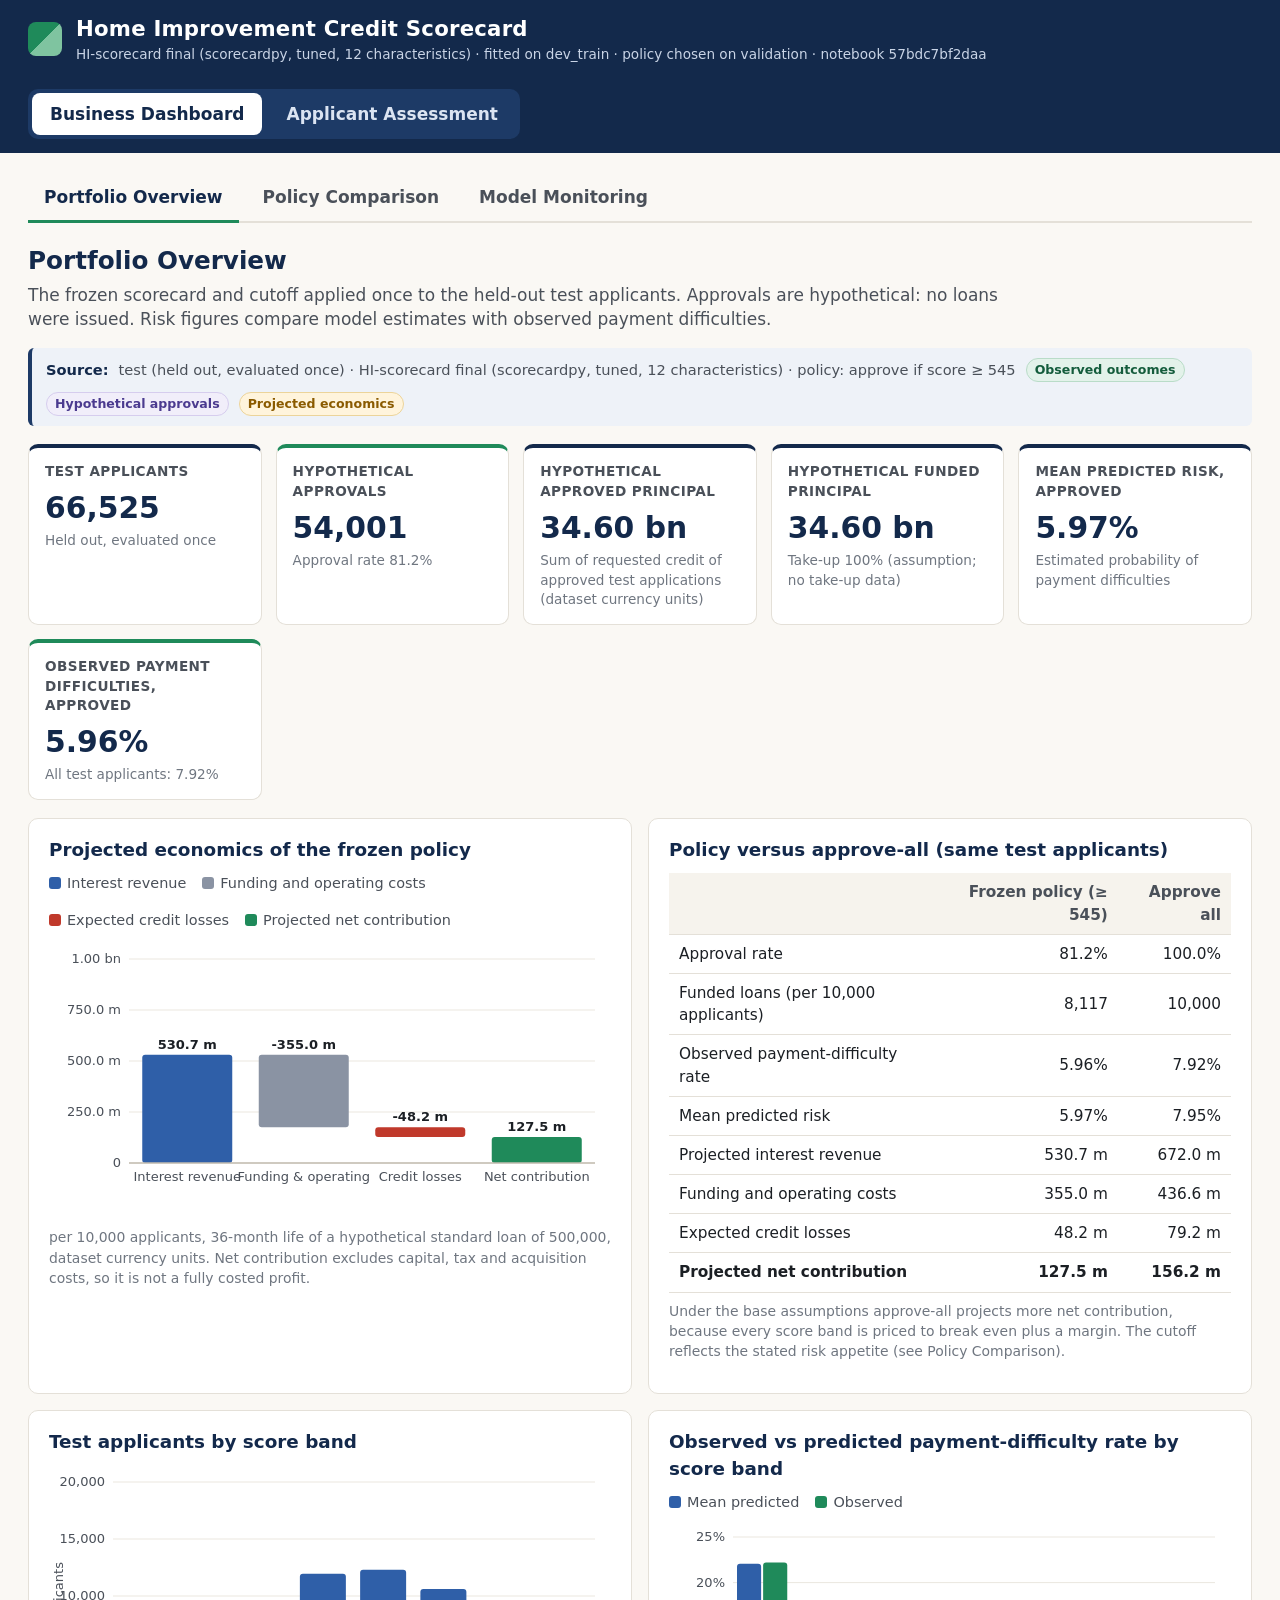
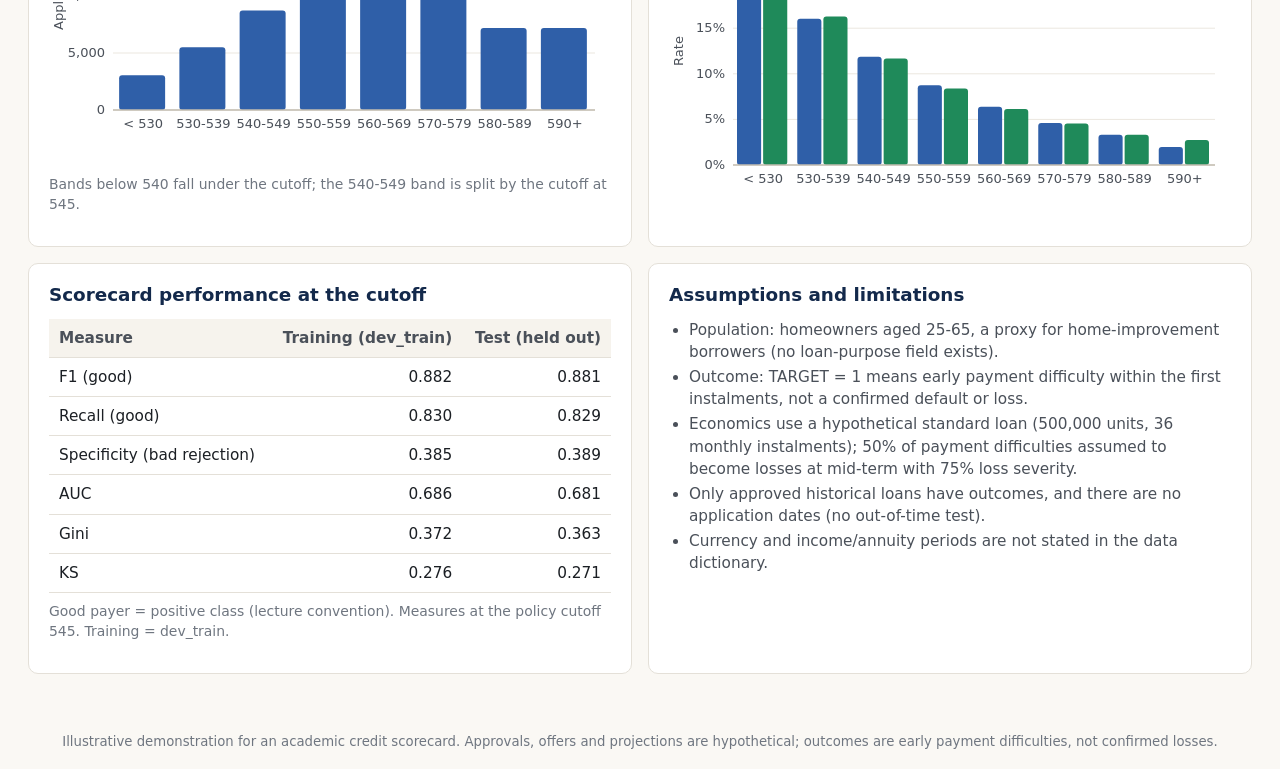
<file: illustrative demo/index.html>
<!doctype html>
<html lang="en">
<head>
  <meta charset="utf-8">
  <meta name="viewport" content="width=device-width, initial-scale=1">
  <title>Home Improvement Scorecard</title>
  <link rel="stylesheet" href="assets/styles.css">
</head>
<body>
  <header class="topbar">
    <div class="brand">
      <span class="brand-mark" aria-hidden="true"></span>
      <div>
        <div class="brand-title">Home Improvement Credit Scorecard</div>
        <div class="brand-sub" id="version-line">Loading model contract…</div>
      </div>
    </div>
    <nav class="main-nav" aria-label="Main views">
      <button class="nav-btn active" data-view="business">Business Dashboard</button>
      <button class="nav-btn" data-view="applicant">Applicant Assessment</button>
    </nav>
  </header>

  <main>
    <section id="view-business" class="view">
      <nav class="sub-nav" aria-label="Business dashboard sections">
        <button class="sub-btn active" data-section="portfolio">Portfolio Overview</button>
        <button class="sub-btn" data-section="policy">Policy Comparison</button>
        <button class="sub-btn" data-section="monitoring">Model Monitoring</button>
      </nav>
      <div id="section-portfolio" class="section"></div>
      <div id="section-policy" class="section hidden"></div>
      <div id="section-monitoring" class="section hidden"></div>
    </section>

    <section id="view-applicant" class="view hidden"></section>
  </main>

  <footer class="footer" id="footer-line"></footer>
  <script type="module" src="src/app.js"></script>
</body>
</html>
</file>
<file: illustrative demo/assets/styles.css>
:root {
  --navy: #13294b;
  --navy-2: #1d3a66;
  --series-1: #2f5fa8;      /* navy-blue data series */
  --series-2: #1f8a5a;      /* green data series */
  --green: #1f8a5a;
  --green-soft: #e3f2ea;
  --surface: #faf8f4;
  --card: #ffffff;
  --ink: #1b1f24;
  --ink-2: #4a5059;
  --ink-3: #6f7680;
  --rule: #e4e0d8;
  --grid: #ebe7df;
  --critical: #c0392b;
  --critical-soft: #fbe9e7;
  --amber-soft: #fff4dc;
  --amber: #8a5a00;
  --radius: 10px;
  font-size: 17px;
}

* { box-sizing: border-box; }
html, body { margin: 0; background: var(--surface); color: var(--ink); }
body { font-family: "Segoe UI", system-ui, -apple-system, Roboto, Helvetica, Arial, sans-serif; line-height: 1.45; }
button, input, select { font: inherit; }
.hidden { display: none !important; }

/* ---------------------------------------------------------------- header and navigation */
.topbar { background: var(--navy); color: #fff; display: flex; align-items: center; justify-content: space-between;
          padding: 14px 28px; gap: 24px; flex-wrap: wrap; position: sticky; top: 0; z-index: 10; }
.brand { display: flex; align-items: center; gap: 14px; }
.brand-mark { width: 34px; height: 34px; border-radius: 8px; background: linear-gradient(135deg, var(--green) 50%, #7fc4a0 50%); }
.brand-title { font-weight: 700; font-size: 1.25rem; letter-spacing: 0.01em; }
.brand-sub { font-size: 0.8rem; color: #c9d4e6; }
.main-nav { display: flex; gap: 6px; background: var(--navy-2); padding: 4px; border-radius: 10px; }
.nav-btn { background: transparent; color: #dbe4f2; border: 0; padding: 9px 18px; border-radius: 8px; cursor: pointer; font-weight: 600; }
.nav-btn.active { background: #fff; color: var(--navy); }
.nav-btn:focus-visible, .sub-btn:focus-visible, .chip:focus-visible { outline: 3px solid var(--green); outline-offset: 2px; }

main { max-width: 1440px; margin: 0 auto; padding: 22px 28px 40px; }
.sub-nav { display: flex; gap: 8px; border-bottom: 2px solid var(--rule); margin-bottom: 20px; flex-wrap: wrap; }
.sub-btn { background: none; border: 0; padding: 10px 16px; font-weight: 600; color: var(--ink-2); cursor: pointer;
           border-bottom: 3px solid transparent; margin-bottom: -2px; }
.sub-btn.active { color: var(--navy); border-bottom-color: var(--green); }

/* ---------------------------------------------------------------- layout primitives */
h2 { font-size: 1.45rem; color: var(--navy); margin: 0 0 4px; }
h3 { font-size: 1.08rem; color: var(--navy); margin: 0 0 10px; }
.lede { color: var(--ink-2); margin: 0 0 16px; max-width: 980px; }
.grid { display: grid; gap: 16px; }
.grid-2 { grid-template-columns: repeat(2, minmax(0, 1fr)); }
.grid-3 { grid-template-columns: repeat(3, minmax(0, 1fr)); }
.kpis { display: grid; grid-template-columns: repeat(auto-fit, minmax(200px, 1fr)); gap: 14px; margin-bottom: 18px; }
.card { background: var(--card); border: 1px solid var(--rule); border-radius: var(--radius); padding: 18px 20px; }
.card + .card { margin-top: 0; }
.stack > * + * { margin-top: 16px; }
.kpi { background: var(--card); border: 1px solid var(--rule); border-radius: var(--radius); padding: 14px 16px; border-top: 4px solid var(--navy); }
.kpi.green { border-top-color: var(--green); }
.kpi-label { font-size: 0.8rem; color: var(--ink-2); font-weight: 600; text-transform: uppercase; letter-spacing: 0.03em; }
.kpi-value { font-size: 1.75rem; font-weight: 700; color: var(--navy); margin-top: 4px; font-variant-numeric: tabular-nums; }
.kpi-note { font-size: 0.8rem; color: var(--ink-3); margin-top: 2px; }

.provenance { display: flex; gap: 10px; flex-wrap: wrap; align-items: center; background: #eef2f8; border-left: 4px solid var(--navy-2);
              padding: 10px 14px; border-radius: 6px; font-size: 0.86rem; color: var(--ink-2); margin-bottom: 18px; }
.provenance strong { color: var(--navy); }
.tag { display: inline-block; font-size: 0.74rem; font-weight: 700; padding: 2px 8px; border-radius: 999px; background: #fff; border: 1px solid var(--rule); color: var(--ink-2); }
.tag.observed { background: var(--green-soft); border-color: #b9dcc8; color: #145c3c; }
.tag.projected { background: var(--amber-soft); border-color: #ecd49a; color: var(--amber); }
.tag.hypothetical { background: #f1eefa; border-color: #d6cdee; color: #4b3b8f; }

.unavailable { background: repeating-linear-gradient(135deg, #f4f1ea, #f4f1ea 8px, #efebe3 8px, #efebe3 16px);
               border: 1px dashed #cfc8ba; border-radius: var(--radius); padding: 22px; color: var(--ink-2); font-weight: 600; text-align: center; }

/* ---------------------------------------------------------------- tables */
table { width: 100%; border-collapse: collapse; font-variant-numeric: tabular-nums; }
th, td { padding: 8px 10px; border-bottom: 1px solid var(--rule); text-align: right; font-size: 0.9rem; }
th { color: var(--ink-2); font-weight: 600; background: #f6f3ed; position: sticky; top: 0; }
td:first-child, th:first-child { text-align: left; }
tr.recommended td { background: var(--green-soft); font-weight: 700; }
tr.reference td { color: var(--ink-2); font-style: italic; }
.table-wrap { overflow-x: auto; }
.note { font-size: 0.82rem; color: var(--ink-3); margin-top: 8px; }

/* ---------------------------------------------------------------- charts */
.chart { width: 100%; height: auto; display: block; }
.chart .grid { stroke: var(--grid); stroke-width: 1; }
.chart .axis { stroke: #c3bdb1; stroke-width: 1.5; }
.chart .tick { font-size: 13px; fill: var(--ink-2); }
.chart .tick.strong { font-weight: 700; fill: var(--navy); }
.chart .value-label { font-size: 13px; fill: var(--ink); font-weight: 600; }
.chart .axis-label { font-size: 13px; fill: var(--ink-2); }
.chart .ref-line { stroke: var(--critical); stroke-dasharray: 5 4; stroke-width: 1.5; }
.chart .ref-label { font-size: 13px; fill: var(--critical); font-weight: 600; }
.chart .cutoff-line { stroke: var(--navy); stroke-dasharray: 3 3; stroke-width: 1.5; }
.chart .highlight-band { fill: var(--green-soft); }
.legend { display: flex; gap: 16px; flex-wrap: wrap; font-size: 0.85rem; color: var(--ink-2); margin: 4px 0 8px; }
.legend span::before { content: ""; display: inline-block; width: 12px; height: 12px; border-radius: 3px; margin-right: 6px; vertical-align: -1px; background: var(--c); }
.chart-tooltip { position: fixed; display: none; pointer-events: none; background: var(--navy); color: #fff; padding: 7px 10px;
                 border-radius: 6px; font-size: 0.82rem; z-index: 50; box-shadow: 0 4px 14px rgba(0,0,0,0.18); }

/* ---------------------------------------------------------------- details / explainers */
details { background: var(--card); border: 1px solid var(--rule); border-radius: var(--radius); padding: 12px 16px; }
details > summary { cursor: pointer; font-weight: 700; color: var(--navy); }
details[open] > summary { margin-bottom: 10px; }
.callout { background: #f6f3ed; border-radius: 8px; padding: 12px 14px; font-size: 0.9rem; color: var(--ink-2); }
.callout.quote { border-left: 4px solid var(--green); font-style: italic; }
ul.compact { margin: 6px 0 0; padding-left: 20px; }
ul.compact li { margin: 3px 0; font-size: 0.9rem; color: var(--ink-2); }
.steps { display: flex; gap: 10px; flex-wrap: wrap; align-items: stretch; }
.steps .step { flex: 1 1 200px; background: var(--card); border: 1px solid var(--rule); border-radius: 8px; padding: 10px 12px; font-size: 0.88rem; }
.steps .step b { color: var(--navy); display: block; margin-bottom: 2px; }

.controls { display: flex; gap: 10px; align-items: center; flex-wrap: wrap; margin-bottom: 12px; }
.chip { border: 1px solid var(--rule); background: var(--card); padding: 7px 14px; border-radius: 999px; cursor: pointer; font-weight: 600; color: var(--ink-2); }
.chip.active { background: var(--navy); color: #fff; border-color: var(--navy); }
select.control { padding: 7px 10px; border: 1px solid var(--rule); border-radius: 8px; background: #fff; }

.status { display: inline-flex; align-items: center; gap: 8px; font-weight: 700; padding: 6px 12px; border-radius: 8px; }
.status.ok { background: var(--green-soft); color: #145c3c; }
.status.warn { background: var(--amber-soft); color: var(--amber); }
.status.bad { background: var(--critical-soft); color: var(--critical); }

/* ---------------------------------------------------------------- applicant assessment */
.assess { display: grid; grid-template-columns: minmax(340px, 1fr) minmax(420px, 1.35fr) minmax(320px, 1fr); gap: 16px; align-items: start; }
.panel-title { display: flex; align-items: baseline; justify-content: space-between; gap: 10px; }
.field-group { border-top: 1px solid var(--rule); padding-top: 12px; margin-top: 12px; }
.field-group:first-of-type { border-top: 0; padding-top: 0; margin-top: 0; }
.field-group h4 { margin: 0 0 8px; font-size: 0.82rem; text-transform: uppercase; letter-spacing: 0.04em; color: var(--ink-3); }
.field { margin-bottom: 10px; }
.field label { display: block; font-size: 0.86rem; font-weight: 600; color: var(--ink); margin-bottom: 3px; }
.field .hint { font-size: 0.75rem; color: var(--ink-3); }
.field input[type=number], .field select { width: 100%; padding: 7px 9px; border: 1px solid #d4cec3; border-radius: 7px; background: #fff; }
.field input:disabled, .field select:disabled { background: #f1eee8; color: var(--ink-3); }
.field .inline { display: flex; align-items: center; gap: 6px; font-size: 0.8rem; color: var(--ink-2); margin-top: 4px; font-weight: 500; }
.derived { font-size: 0.78rem; color: var(--green); font-weight: 600; margin-top: 3px; }
.messages .error { background: var(--critical-soft); color: var(--critical); padding: 8px 10px; border-radius: 7px; font-size: 0.85rem; margin-bottom: 6px; }
.messages .warning { background: var(--amber-soft); color: var(--amber); padding: 8px 10px; border-radius: 7px; font-size: 0.85rem; margin-bottom: 6px; }

.breakdown td { font-size: 0.88rem; vertical-align: top; }
.breakdown td.pts { font-weight: 700; font-size: 1rem; color: var(--navy); }
.breakdown tr.detail td { background: #f8f6f1; font-size: 0.8rem; color: var(--ink-2); text-align: left; }
.breakdown button.expand { border: 0; background: none; color: var(--series-1); cursor: pointer; padding: 0 4px; font-weight: 700; }
.breakdown tfoot td { font-weight: 700; border-top: 2px solid var(--navy); }
.special-pill { display: inline-block; font-size: 0.7rem; background: var(--amber-soft); color: var(--amber); padding: 1px 6px; border-radius: 999px; margin-left: 4px; }

.score-hero { text-align: center; padding: 8px 0 14px; }
.score-hero .score { font-size: 3.4rem; font-weight: 800; color: var(--navy); line-height: 1; font-variant-numeric: tabular-nums; }
.score-hero .sub { color: var(--ink-2); font-size: 0.9rem; margin-top: 6px; }
.decision { text-align: center; font-size: 1.35rem; font-weight: 800; padding: 12px; border-radius: 10px; margin: 6px 0 14px; }
.decision.approve { background: var(--green-soft); color: #145c3c; border: 2px solid var(--green); }
.decision.reject { background: var(--critical-soft); color: var(--critical); border: 2px solid var(--critical); }
.gauge { position: relative; height: 14px; border-radius: 7px; background: linear-gradient(90deg, #f3d6d1 0%, #f6efe0 45%, #d4ecdf 100%); margin: 18px 4px 26px; }
.gauge .cut { position: absolute; top: -6px; width: 2px; height: 26px; background: var(--navy); }
.gauge .cut span { position: absolute; top: 28px; left: -30px; width: 60px; text-align: center; font-size: 0.72rem; color: var(--navy); font-weight: 700; }
.gauge .marker { position: absolute; top: -5px; width: 24px; height: 24px; margin-left: -12px; border-radius: 50%; background: var(--navy); border: 3px solid #fff; box-shadow: 0 1px 4px rgba(0,0,0,0.3); }
.kv { display: grid; grid-template-columns: 1fr auto; gap: 6px 12px; font-size: 0.92rem; }
.kv dt { color: var(--ink-2); }
.kv dd { margin: 0; font-weight: 700; text-align: right; font-variant-numeric: tabular-nums; }
.offer-box { border: 1px solid var(--rule); border-radius: 10px; padding: 12px 14px; margin-top: 12px; }
.offer-box h4 { margin: 0 0 8px; color: var(--navy); }
.whatif { margin-top: 16px; }
.whatif .controls input { padding: 7px 9px; border: 1px solid #d4cec3; border-radius: 7px; width: 160px; }
.diff-up { color: #145c3c; font-weight: 700; }
.diff-down { color: var(--critical); font-weight: 700; }

.footer { text-align: center; font-size: 0.78rem; color: var(--ink-3); padding: 18px; }

@media (max-width: 1200px) {
  .assess { grid-template-columns: 1fr 1fr; }
  .assess > :last-child { grid-column: span 2; }
}
@media (max-width: 860px) {
  .grid-2, .grid-3, .assess { grid-template-columns: 1fr; }
  .assess > :last-child { grid-column: auto; }
  main { padding: 16px; }
  .topbar { padding: 12px 16px; }
}

/* calculate button, prompt and reasons */
.calc-btn { background: var(--green); color: #fff; border: 0; border-radius: 8px; padding: 9px 16px; font-weight: 700; cursor: pointer; }
.calc-btn:hover { background: #18734b; }
.calc-btn:focus-visible { outline: 3px solid var(--navy); outline-offset: 2px; }
.calc-btn.wide { width: 100%; margin-top: 14px; padding: 13px; font-size: 1.05rem; }
.prompt-box { border: 2px dashed #c9d8cf; background: #f4faf6; color: #145c3c; border-radius: 10px; padding: 26px 18px; text-align: center; font-weight: 600; }
.reasons { border-top: 1px solid var(--rule); padding-top: 10px; margin-bottom: 6px; }
.reasons h4 { margin: 0 0 6px; color: var(--navy); }
.reasons p { margin: 4px 0; font-size: 0.92rem; }
.reason-head { font-weight: 700; color: var(--ink-2); margin-top: 10px !important; }
</file>
